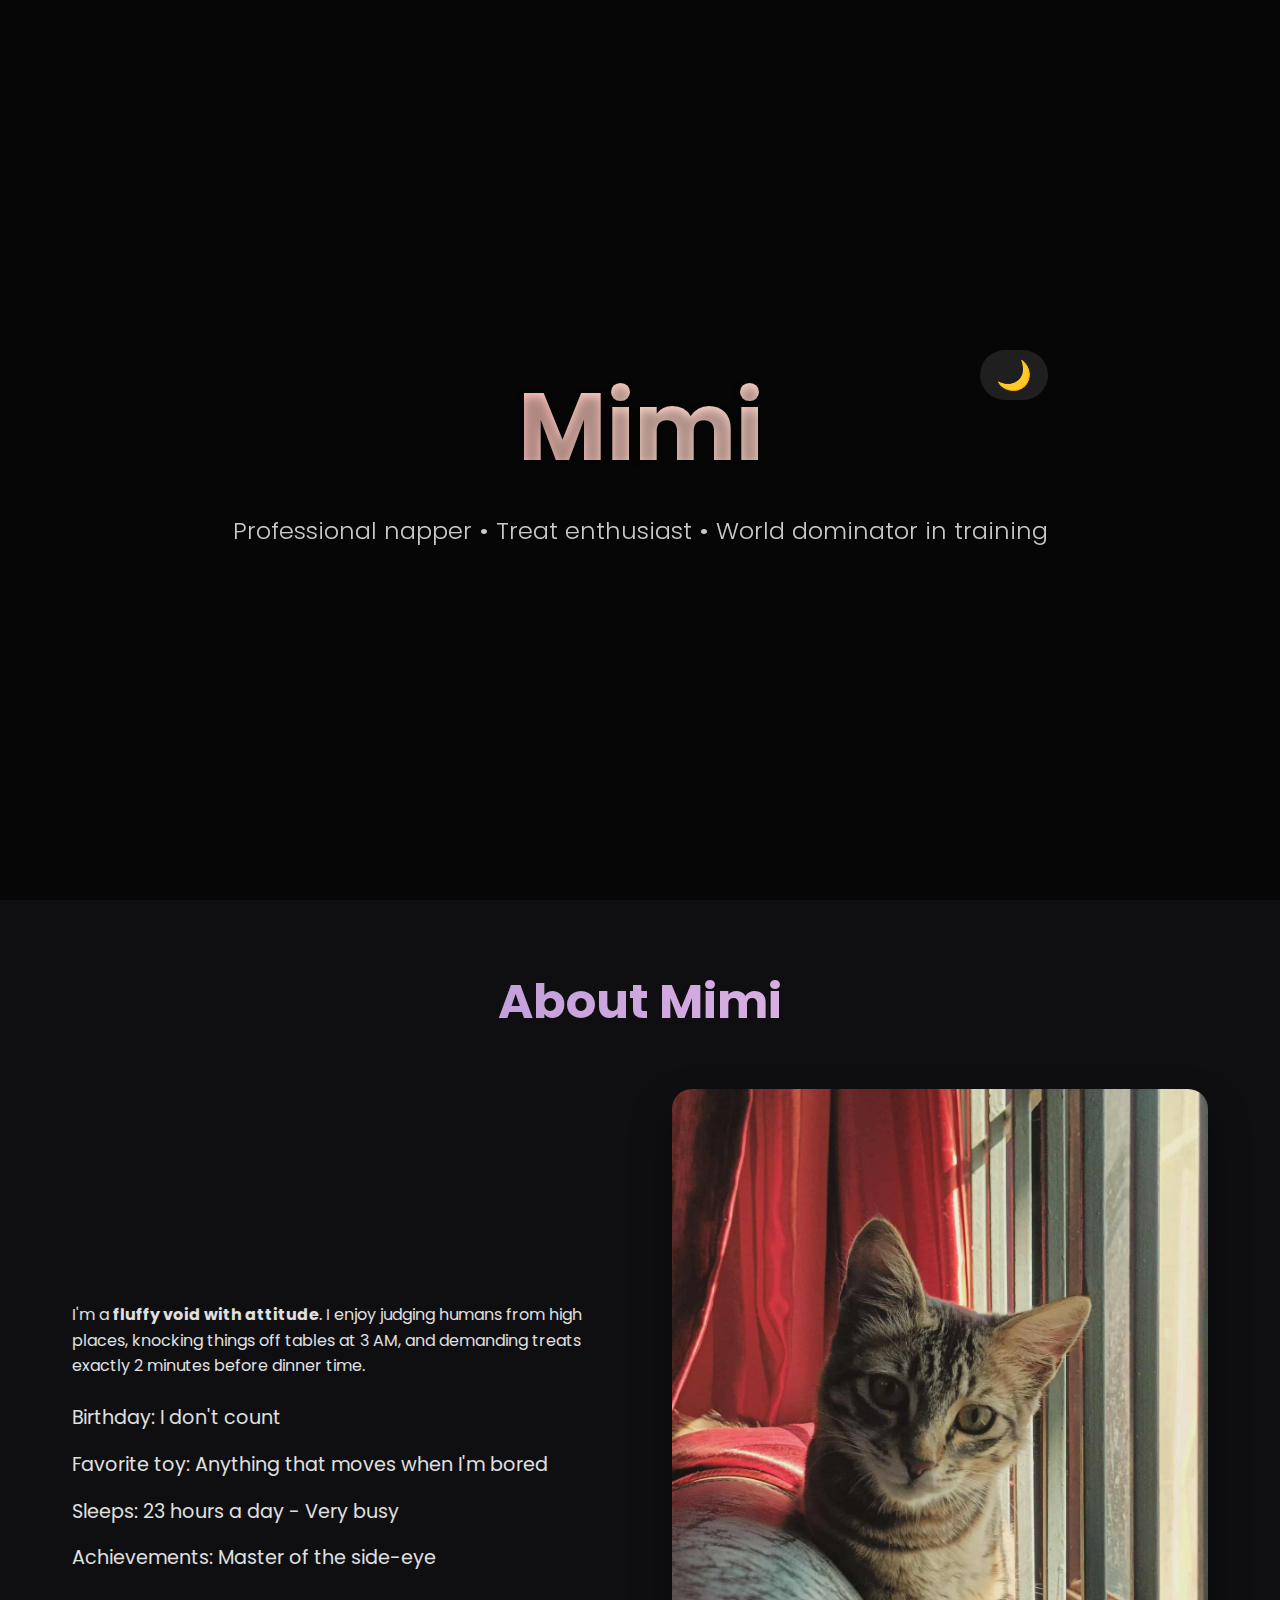
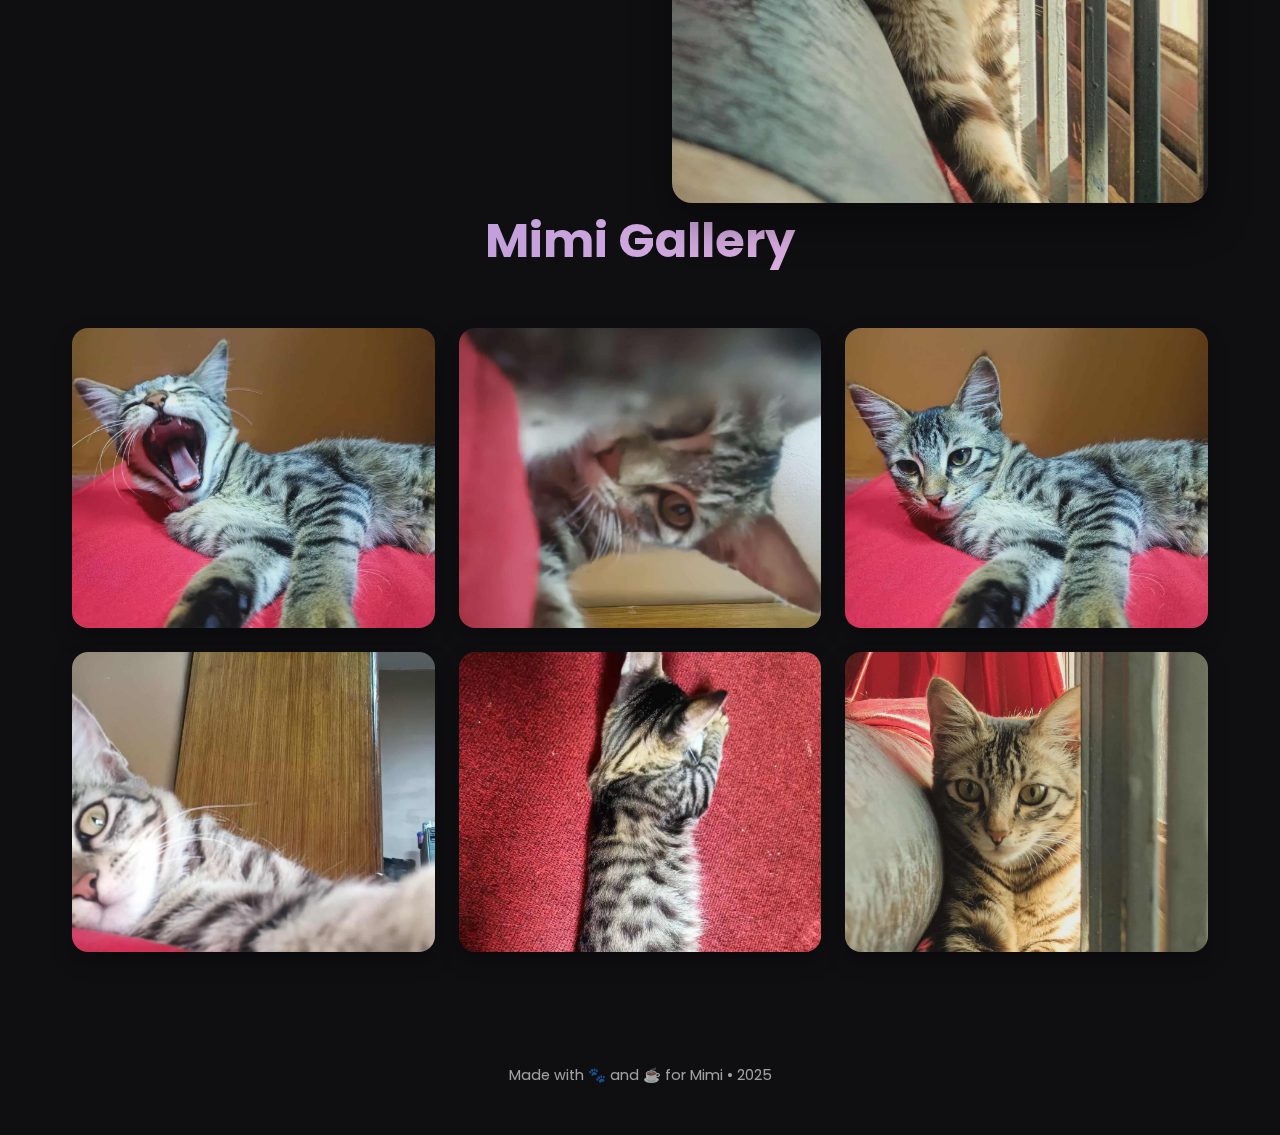
<file: public/index.html>
<!DOCTYPE html>
<html lang="en">
<head>
  <meta charset="UTF-8" />
  <meta name="viewport" content="width=device-width, initial-scale=1.0"/>
  <title>Mimi • The Cutest Cat on the Internet</title>
  <link rel="stylesheet" href="css/index.css" />
  <link href="https://fonts.googleapis.com/css2?family=Poppins:wght@300;500;700&display=swap" rel="stylesheet">
  <link rel="icon" href="images/favicon-cat.png" type="image/png">
</head>
<body>
  <header class="hero">
    <div class="overlay"></div>
    <div class="hero-content">
      <h1 class="name">Mimi</h1>
      <p class="tagline">Professional napper • Treat enthusiast • World dominator in training</p>
      <button class="mode-toggle" aria-label="Toggle dark/light mode">🌙</button>
    </div>
  </header>

  <main class="container">
    <section class="about">
      <h2>About Mimi</h2>
      <div class="about-grid">
        <div class="about-text">
          <p>I'm a <strong>fluffy void with attitude</strong>. I enjoy judging humans from high places, knocking things off tables at 3 AM, and demanding treats exactly 2 minutes before dinner time.</p>
          <ul class="facts">
            <li>Birthday: I don't count</li>
            <li>Favorite toy: Anything that moves when I'm bored</li>
            <li>Sleeps: 23 hours a day - Very busy</li>
            <li>Achievements: Master of the side-eye</li>
          </ul>
        </div>
        <img src="images/profile.png" alt="Mimi looking majestic" class="portrait" />
      </div>
    </section>

    <section class="gallery">
      <h2>Mimi Gallery</h2>
      <div class="grid">
        <img src="images/yawn.png" alt="Mimi yawns" />
          <img src="images/hiding.png" alt="Mimi hides" />
          <img src="images/paws.png" alt="Meet the boss" />
          <img src="images/dontcare.png" alt="Mimi don't care" />
          <img src="images/sleeping.png" alt="Mimi sleeping" />
         <img src="images/cute.png" alt="Mimi cute" />
      </div>
    </section>
  </main>

  <footer>
    <p>Made with 🐾 and ☕ for Mimi • 2025</p>
  </footer>

  <script>
    // Simple dark/light mode toggle
    const toggle = document.querySelector('.mode-toggle');
    toggle.addEventListener('click', () => {
      document.body.classList.toggle('light-mode');
      toggle.textContent = document.body.classList.contains('light-mode') ? '☀️' : '🌙';
    });
</script>
</body>
</html>
</file>
<file: public/css/index.css>
/* Reset & Base */
* {
  margin: 0;
  padding: 0;
  box-sizing: border-box;
}

body {
  font-family: 'Poppins', sans-serif;
  background: #0f0f12;
  color: #e0e0e0;
  line-height: 1.6;
  transition: background 0.4s ease, color 0.4s ease;
}

body.light-mode {
  background: #f8f9fa;
  color: #333;
}

/* Hero Section */
.hero {
  height: 100vh;
  position: relative;
  display: flex;
  align-items: center;
  justify-content: center;
  text-align: center;
}

.overlay {
  position: absolute;
  inset: 0;
  background: rgba(0, 0, 0, 0.6);
}

.hero-content {
  position: relative;
  z-index: 2;
  padding: 2rem;
}

.name {
  font-size: 6rem;
  font-weight: 700;
  margin-bottom: 0.5rem;
  background: linear-gradient(90deg, #ff9a9e, #fad0c4, #fad0c4);
  -webkit-background-clip: text;
  background-clip: text;
  color: transparent;
  text-shadow: 0 4px 10px rgba(0,0,0,0.3);
}

.tagline {
  font-size: 1.5rem;
  font-weight: 300;
  opacity: 0.9;
}

.mode-toggle {
  position: absolute;
  top: 2rem;
  right: 2rem;
  background: rgba(255,255,255,0.1);
  border: none;
  font-size: 1.8rem;
  cursor: pointer;
  padding: 0.5rem 1rem;
  border-radius: 50px;
  backdrop-filter: blur(10px);
  transition: all 0.3s;
}

.mode-toggle:hover {
  transform: scale(1.1);
}

/* Container */
.container {
  max-width: 1200px;
  margin: 4rem auto;
  padding: 0 2rem;
}

/* About */
.about h2, .gallery h2 {
  font-size: 3rem;
  text-align: center;
  margin-bottom: 3rem;
  background: linear-gradient(90deg, #a18cd1, #fbc2eb);
  -webkit-background-clip: text;
  background-clip: text;
  color: transparent;
}

.about-grid {
  display: grid;
  grid-template-columns: 1fr 1fr;
  gap: 4rem;
  align-items: center;
}

.about-text ul {
  margin-top: 1.5rem;
  list-style: none;
}

.about-text li {
  margin: 1rem 0;
  font-size: 1.2rem;
}

.portrait {
  width: 100%;
  border-radius: 20px;
  box-shadow: 0 20px 40px rgba(0,0,0,0.4);
  transition: transform 0.3s;
}

.portrait:hover {
  transform: scale(1.05);
}

/* Gallery */
.gallery .grid {
  display: grid;
  grid-template-columns: repeat(auto-fit, minmax(280px, 1fr));
  gap: 1.5rem;
}

.gallery img {
  width: 100%;
  height: 300px;
  object-fit: cover;
  border-radius: 16px;
  transition: all 0.4s ease;
  box-shadow: 0 10px 20px rgba(0,0,0,0.3);
}

.gallery img:hover {
  transform: translateY(-10px) scale(1.02);
  box-shadow: 0 20px 40px rgba(0,0,0,0.5);
}

/* Footer */
footer {
  text-align: center;
  padding: 3rem;
  font-size: 0.9rem;
  opacity: 0.7;
}

/* Responsive */
@media (max-width: 768px) {
  .name { font-size: 4rem; }
  .about-grid { grid-template-columns: 1fr; }
  .mode-toggle { top: 1rem; right: 1rem; }
}
</file>
